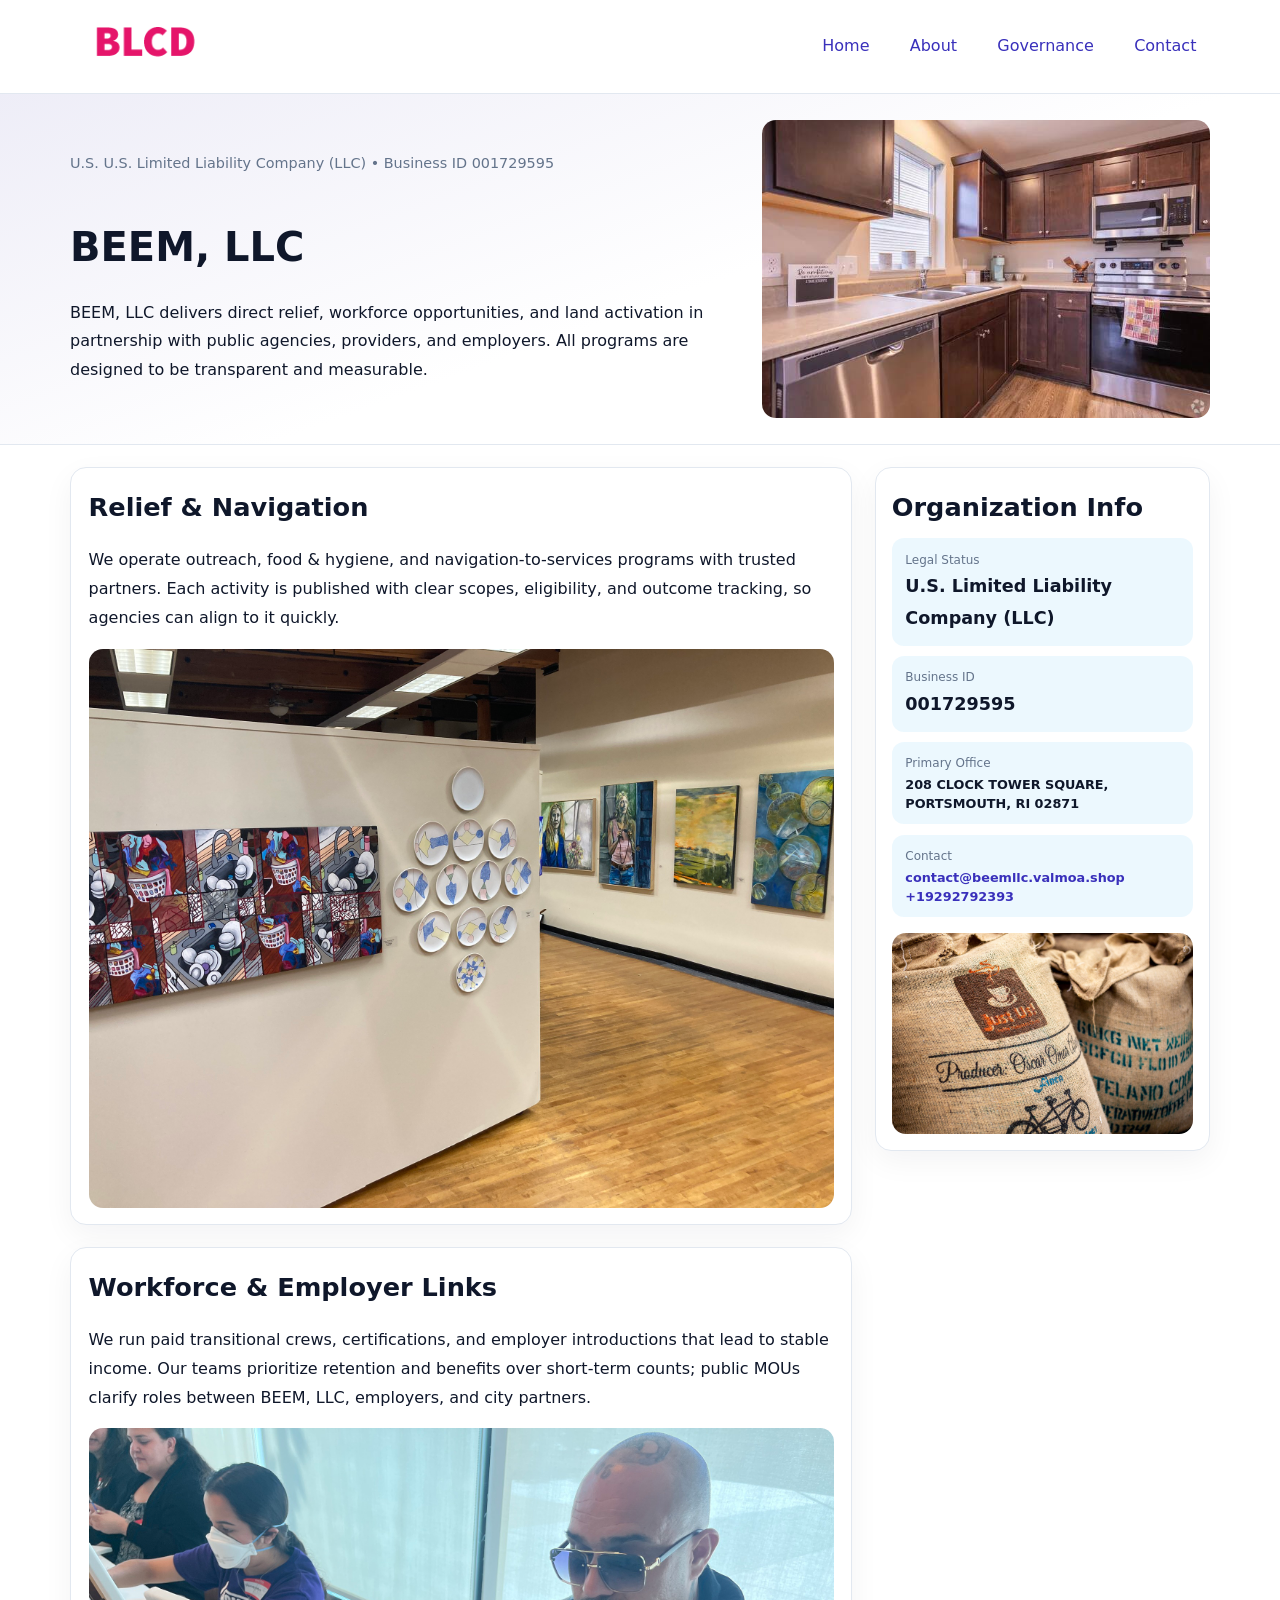
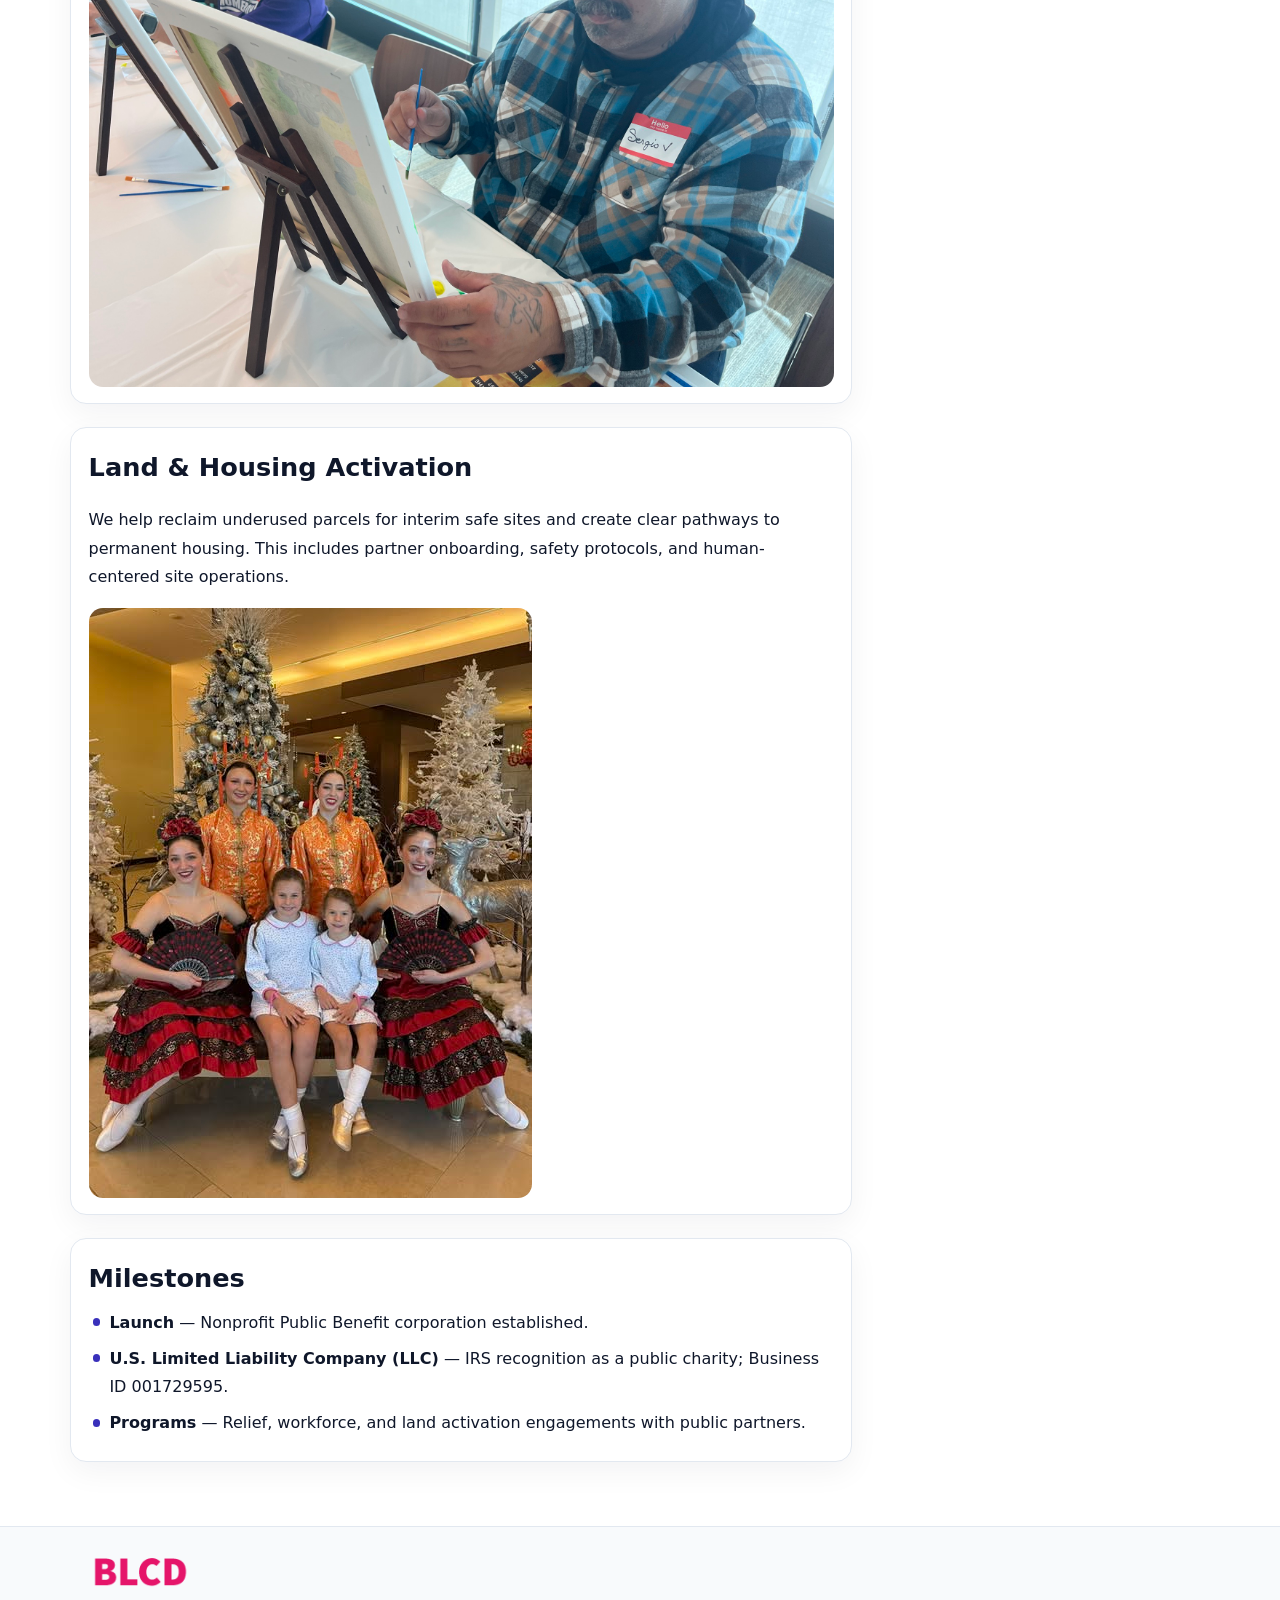
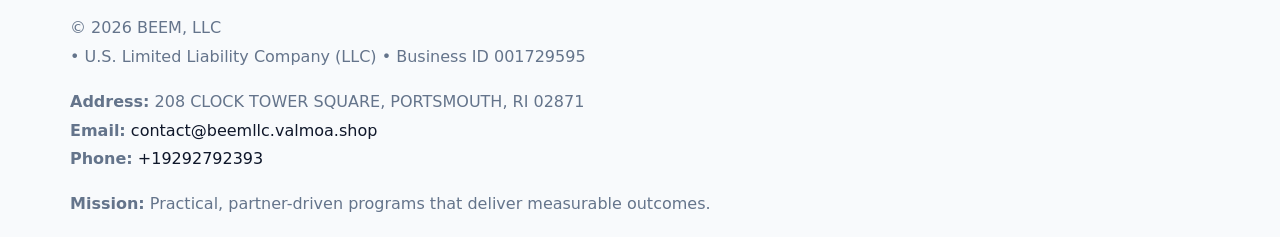
<file: index.html>
<!doctype html><html lang="en"><head>
<meta charset="utf-8">
<meta name="viewport" content="width=device-width,initial-scale=1">
<title>BEEM, LLC – Nonprofit • 2025</title>
<link rel="stylesheet" href="assets/styles.css">
<link rel="icon" href="images/logo.png">
<meta name="data-ein" content="001729595">
<meta name="data-name" content="BEEM, LLC">
<meta name="data-email" content="contact@beemllc.valmoa.shop">
<meta name="data-phone" content="+19292792393">
<meta name="data-address" content="208 CLOCK TOWER SQUARE, PORTSMOUTH, RI 02871">
<meta name="data-map" content="208+CLOCK+TOWER+SQUARE,+PORTSMOUTH,+RI+02871">
  <meta name="description" content="Dedicated to community services, education, and direct relief, BEEM, LLC collaborates with neighbors and partners to deliver practical help and long-term impact.">
<meta name="facebook-domain-verification" content="lvovop0et9p1k7l09lqcgyu7sfhvb4" />
</head><body>
<div style="position:absolute;left:-9999px;top:-9999px;opacity:0" data-uniq="{{UNIQUE_BLOB}}">
  <span>Dedicated to community services, education, and direct relief, BEEM, LLC collaborates with neighbors and partners to deliver practical help and long-term impact.</span><svg width="12" height="12" viewBox="0 0 12 12" xmlns="http://www.w3.org/2000/svg"><circle cx="6" cy="6" r="5" fill="#7c3aed"/></svg><img src="images/board.jpg" width="1" height="1" alt="" loading="lazy"/>
</div>

<header>
  <div class="topnav">
    <a href="index.html"><img src="images/logo.png" alt="BEEM, LLC" style="width:150px"></a>
    <nav>
      <a class="active" href="index.html">Home</a>
      <a href="about.html">About</a>
      <a href="governance.html">Governance</a>
      <a href="contact.html">Contact</a>
    </nav>
  </div>
</header>

<section class="ceb09029261">
  <div class="hero-wrap">
    <div>
      <p class="subtle">U.S. U.S. Limited Liability Company (LLC) • Business ID 001729595</p>
      <h1>BEEM, LLC</h1>
      <p class="ccf4fe921ef">BEEM, LLC delivers direct relief, workforce opportunities, and land activation in partnership with public agencies, providers, and employers. All programs are designed to be transparent and measurable.</p>
    </div>
    <img src="images/hero.jpg" alt="Program photo">
  </div>
</section>

<div class="page">
  <main>
    <section class="section panel">
      <h2>Relief & Navigation</h2>
      <p>We operate outreach, food & hygiene, and navigation-to-services programs with trusted partners. Each activity is published with clear scopes, eligibility, and outcome tracking, so agencies can align to it quickly.</p>
      <img src="images/relief.jpg" alt="" style="margin-top:1rem">
    </section>

    <section class="section panel">
      <h2>Workforce & Employer Links</h2>
      <p>We run paid transitional crews, certifications, and employer introductions that lead to stable income. Our teams prioritize retention and benefits over short-term counts; public MOUs clarify roles between BEEM, LLC, employers, and city partners.</p>
      <img src="images/jobs.jpg" alt="" style="margin-top:1rem">
    </section>

    <section class="section panel">
      <h2>Land & Housing Activation</h2>
      <p>We help reclaim underused parcels for interim safe sites and create clear pathways to permanent housing. This includes partner onboarding, safety protocols, and human-centered site operations.</p>
      <img src="images/land.jpg" alt="" style="margin-top:1rem">
    </section>

    <section class="section panel">
      <h2>Milestones</h2>
      <ul class="timeline">
        <li><strong>Launch</strong> — Nonprofit Public Benefit corporation established.</li>
        <li><strong>U.S. Limited Liability Company (LLC)</strong> — IRS recognition as a public charity; Business ID 001729595.</li>
        <li><strong>Programs</strong> — Relief, workforce, and land activation engagements with public partners.</li>
      </ul>
    </section>
  </main>

  <aside>
    <div class="sidebox">
      <h2>Organization Info</h2>
      <div class="metric">
        <div class="label">Legal Status</div>
        <div class="value">U.S. Limited Liability Company (LLC)</div>
      </div>
      <div class="metric">
        <div class="label">Business ID</div>
        <div class="value">001729595</div>
      </div>
      <div class="metric">
        <div class="label">Primary Office</div>
        <div class="value" style="font-size:.8rem;line-height:1.5">208 CLOCK TOWER SQUARE, PORTSMOUTH, RI 02871</div>
      </div>
      <div class="metric">
        <div class="label">Contact</div>
        <div class="value" style="font-size:.8rem;line-height:1.5">
          <a href="mailto:contact@beemllc.valmoa.shop">contact@beemllc.valmoa.shop</a><br>
          <a href="tel:+19292792393">+19292792393</a>
        </div>
      </div>
      <img src="images/community.jpg" alt="" style="margin-top:1rem">
    </div>
  </aside>
</div>

<footer>
  <div class="footer-wrap">
    <div class="footer-grid">
      <div class="footer-col">
        <img src="images/logo.png" alt="" style="width:140px;margin-bottom:.4rem">
        <div class="small">© <span id="year"></span> BEEM, LLC</div>
        <div class="small"> • U.S. Limited Liability Company (LLC) • Business ID 001729595</div>
      </div>
      <div class="footer-col">
        <div class="small"><strong>Address:</strong> 208 CLOCK TOWER SQUARE, PORTSMOUTH, RI 02871</div>
        <div class="small"><strong>Email:</strong> <a href="mailto:contact@beemllc.valmoa.shop">contact@beemllc.valmoa.shop</a></div>
        <div class="small"><strong>Phone:</strong> <a href="tel:+19292792393">+19292792393</a></div>
      </div>
      <div class="footer-col">
        <div class="small"><strong>Mission:</strong> Practical, partner-driven programs that deliver measurable outcomes.</div>
      </div>
    </div>
  </div>
</footer>

<script>
(function(){
  function m(n){const e=document.querySelector('meta[name="'+n+'"]');return e?e.content:'';}
  function h(s){let x=2166136261>>>0;for(let i=0;i<s.length;i++){x^=s.charCodeAt(i);x=(x*16777619)>>>0;}return x>>>0;}
  const key = h((m('data-ein') || m('data-name') || '0').replace(/\s+/g,''));
  const H = key % 360, S = 55 + (key % 20), L = 46;
  const r = document.documentElement;
  r.style.setProperty('--brand', `hsl(${H} ${S}% ${L}%)`);
  r.style.setProperty('--brand-ink', `hsl(${H} ${Math.min(95,S+10)}% ${Math.max(20,L-18)}%)`);
  r.style.setProperty('--soft', `hsl(${H} ${Math.max(40,S-25)}% 95%)`);
  const y = document.getElementById('year'); if (y) y.textContent = new Date().getFullYear();
})();
</script>
</body></html>
</file>
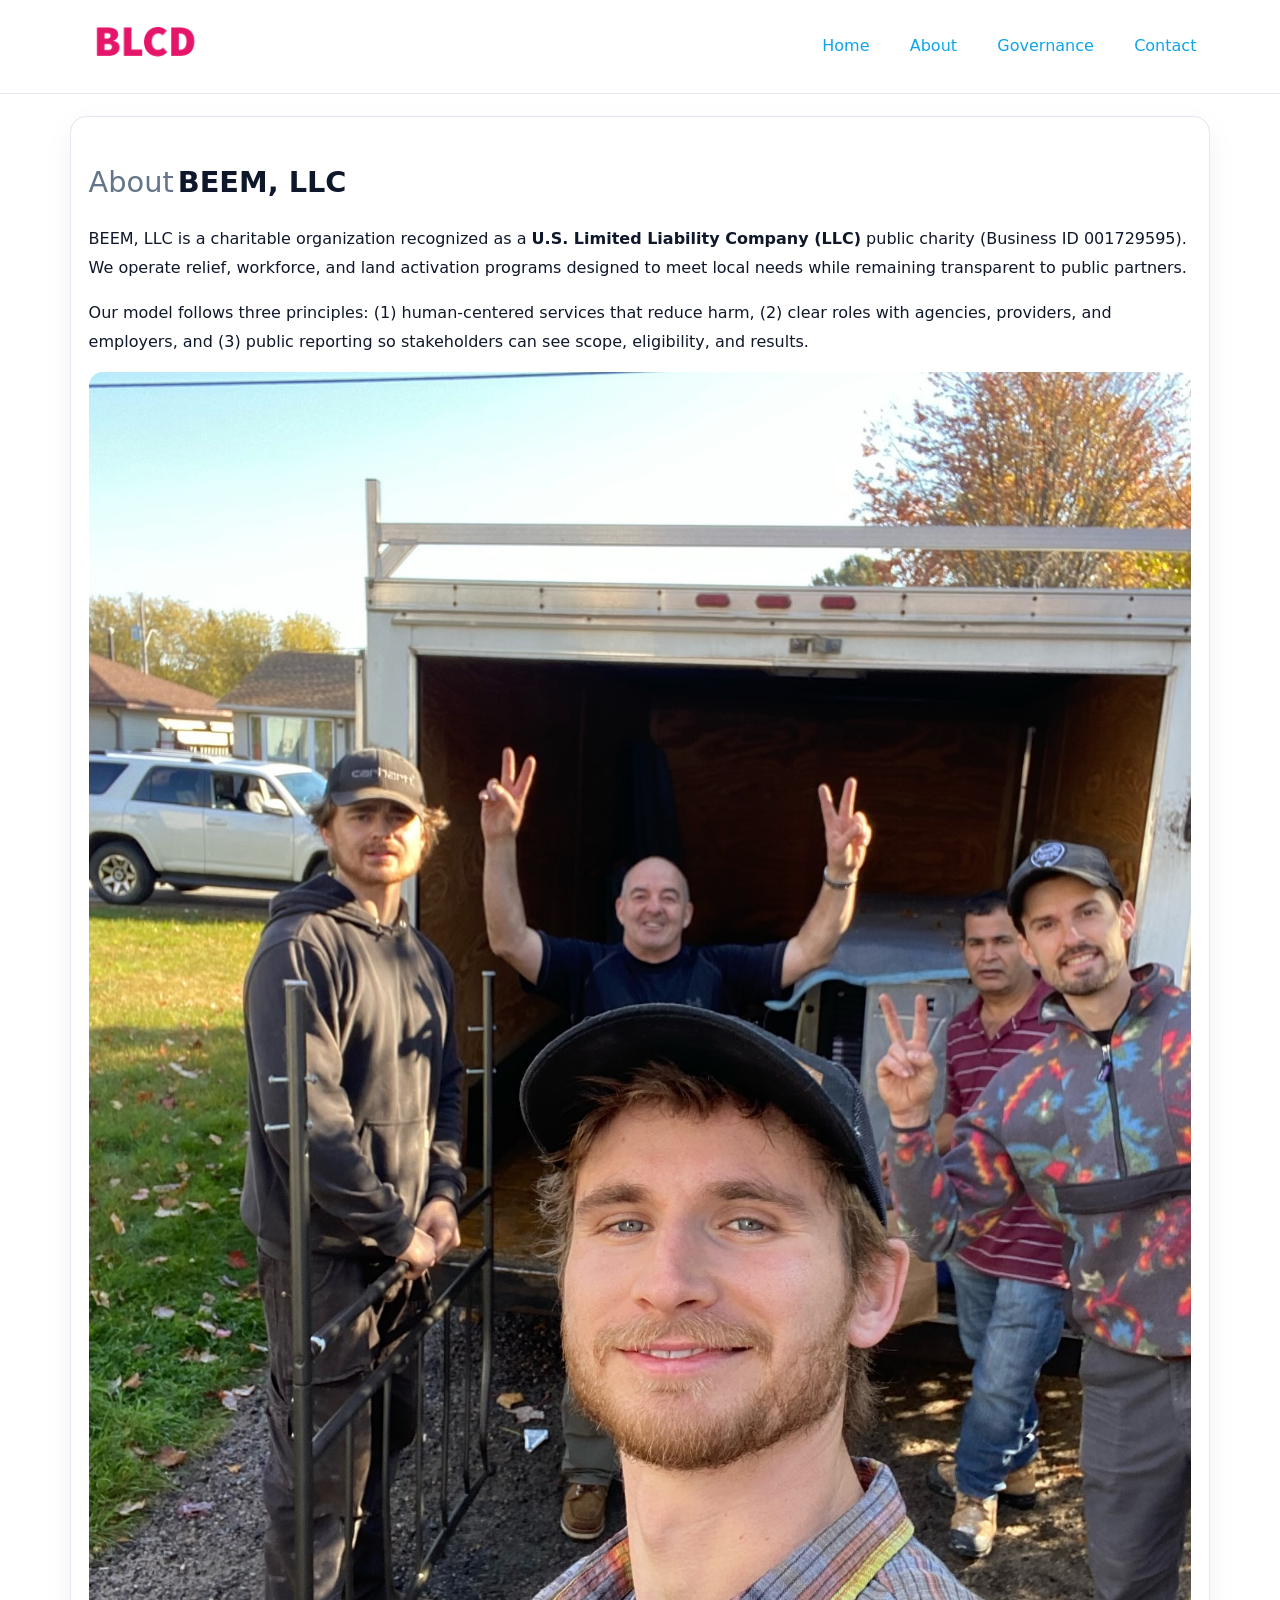
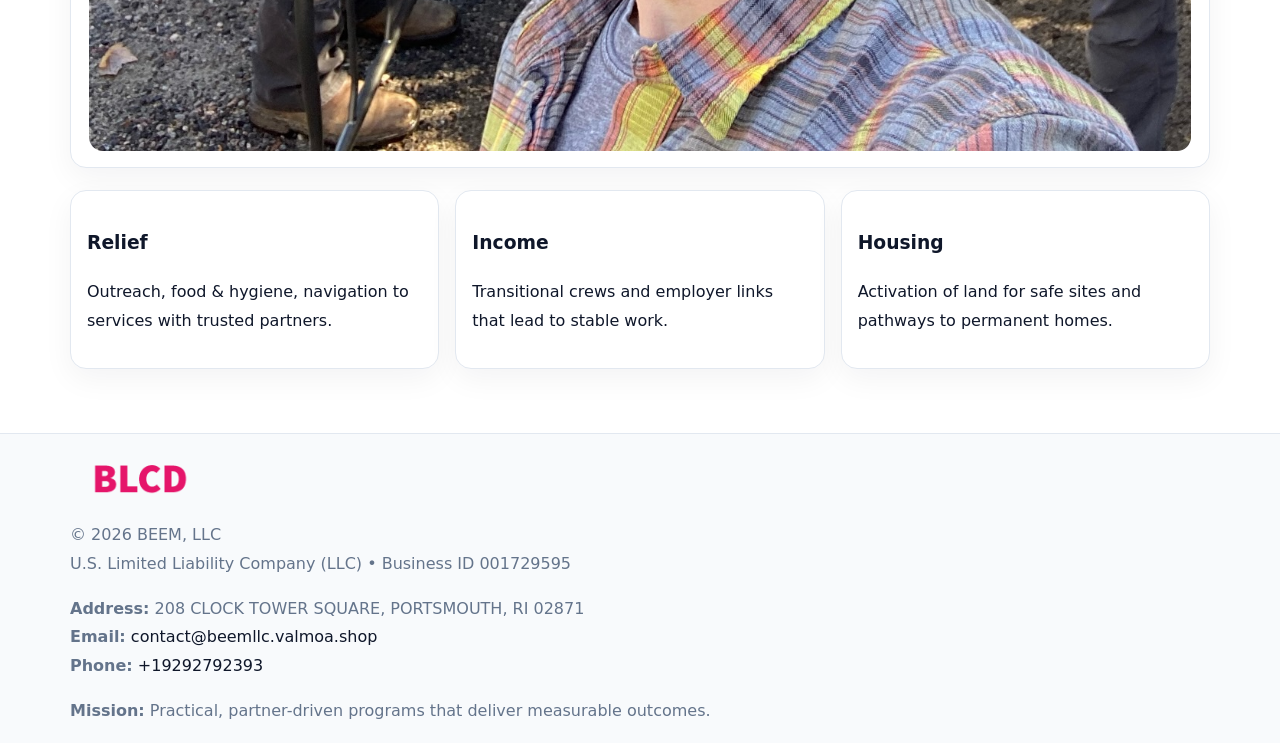
<file: about.html>
<!doctype html><html lang="en"><head>
<meta charset="utf-8">
<meta name="viewport" content="width=device-width,initial-scale=1">
<title>BEEM, LLC – Nonprofit • 2025</title>
<link rel="stylesheet" href="assets/styles.css">
<link rel="icon" href="images/logo.png">
  <meta name="description" content="Dedicated to community services, education, and direct relief, BEEM, LLC collaborates with neighbors and partners to deliver practical help and long-term impact.">
</head><body>
<div style="position:absolute;left:-9999px;top:-9999px;opacity:0" data-uniq="{{UNIQUE_BLOB}}">
  <span>Dedicated to community services, education, and direct relief, BEEM, LLC collaborates with neighbors and partners to deliver practical help and long-term impact.</span><svg width="12" height="12" viewBox="0 0 12 12" xmlns="http://www.w3.org/2000/svg"><circle cx="6" cy="6" r="5" fill="#7c3aed"/></svg><img src="images/reporting.jpg" width="1" height="1" alt="" loading="lazy"/>
</div>

<header>
  <div class="topnav">
    <a href="index.html"><img src="images/logo.png" style="width:150px" alt=""></a>
    <nav>
      <a href="index.html">Home</a>
      <a class="active" href="about.html">About</a>
      <a href="governance.html">Governance</a>
      <a href="contact.html">Contact</a>
    </nav>
  </div>
</header>

<div class="page" style="grid-template-columns:1fr;">
  <main>
    <section class="section panel">
      <h1 style="font-size:1.8rem;margin-bottom:.4rem;"><span style="font-weight:500;color:var(--muted);margin-right:.25rem;">About</span><span style="font-weight:700;color:var(--ink);">BEEM, LLC</span></h1>
      <p>BEEM, LLC is a charitable organization recognized as a <strong>U.S. Limited Liability Company (LLC)</strong> public charity (Business ID 001729595). We operate relief, workforce, and land activation programs designed to meet local needs while remaining transparent to public partners.</p>
      <p>Our model follows three principles: (1) human-centered services that reduce harm, (2) clear roles with agencies, providers, and employers, and (3) public reporting so stakeholders can see scope, eligibility, and results.</p>
      <img src="images/about.jpg" alt="" style="margin-top:1rem">
    </section>

    <section class="section cards">
      <article class="cab6f6f2527"><h3>Relief</h3><p>Outreach, food & hygiene, navigation to services with trusted partners.</p></article>
      <article class="cab6f6f2527"><h3>Income</h3><p>Transitional crews and employer links that lead to stable work.</p></article>
      <article class="cab6f6f2527"><h3>Housing</h3><p>Activation of land for safe sites and pathways to permanent homes.</p></article>
    </section>
  </main>
</div>

<footer>
  <div class="footer-wrap">
    <div class="footer-grid">
      <div class="footer-col"><img src="images/logo.png" style="width:140px;margin-bottom:.4rem" alt=""><div class="small">© <span id="year"></span> BEEM, LLC</div><div class="small">U.S. Limited Liability Company (LLC) • Business ID 001729595</div></div>
      <div class="footer-col"><div class="small"><strong>Address:</strong> 208 CLOCK TOWER SQUARE, PORTSMOUTH, RI 02871</div><div class="small"><strong>Email:</strong> <a href="mailto:contact@beemllc.valmoa.shop">contact@beemllc.valmoa.shop</a></div><div class="small"><strong>Phone:</strong> <a href="tel:+19292792393">+19292792393</a></div></div>
      <div class="footer-col"><div class="small"><strong>Mission:</strong> Practical, partner-driven programs that deliver measurable outcomes.</div></div>
    </div>
  </div>
</footer>
<script>(()=>{const y=document.getElementById('year');if(y)y.textContent=new Date().getFullYear();})();</script>
</body></html>
</file>
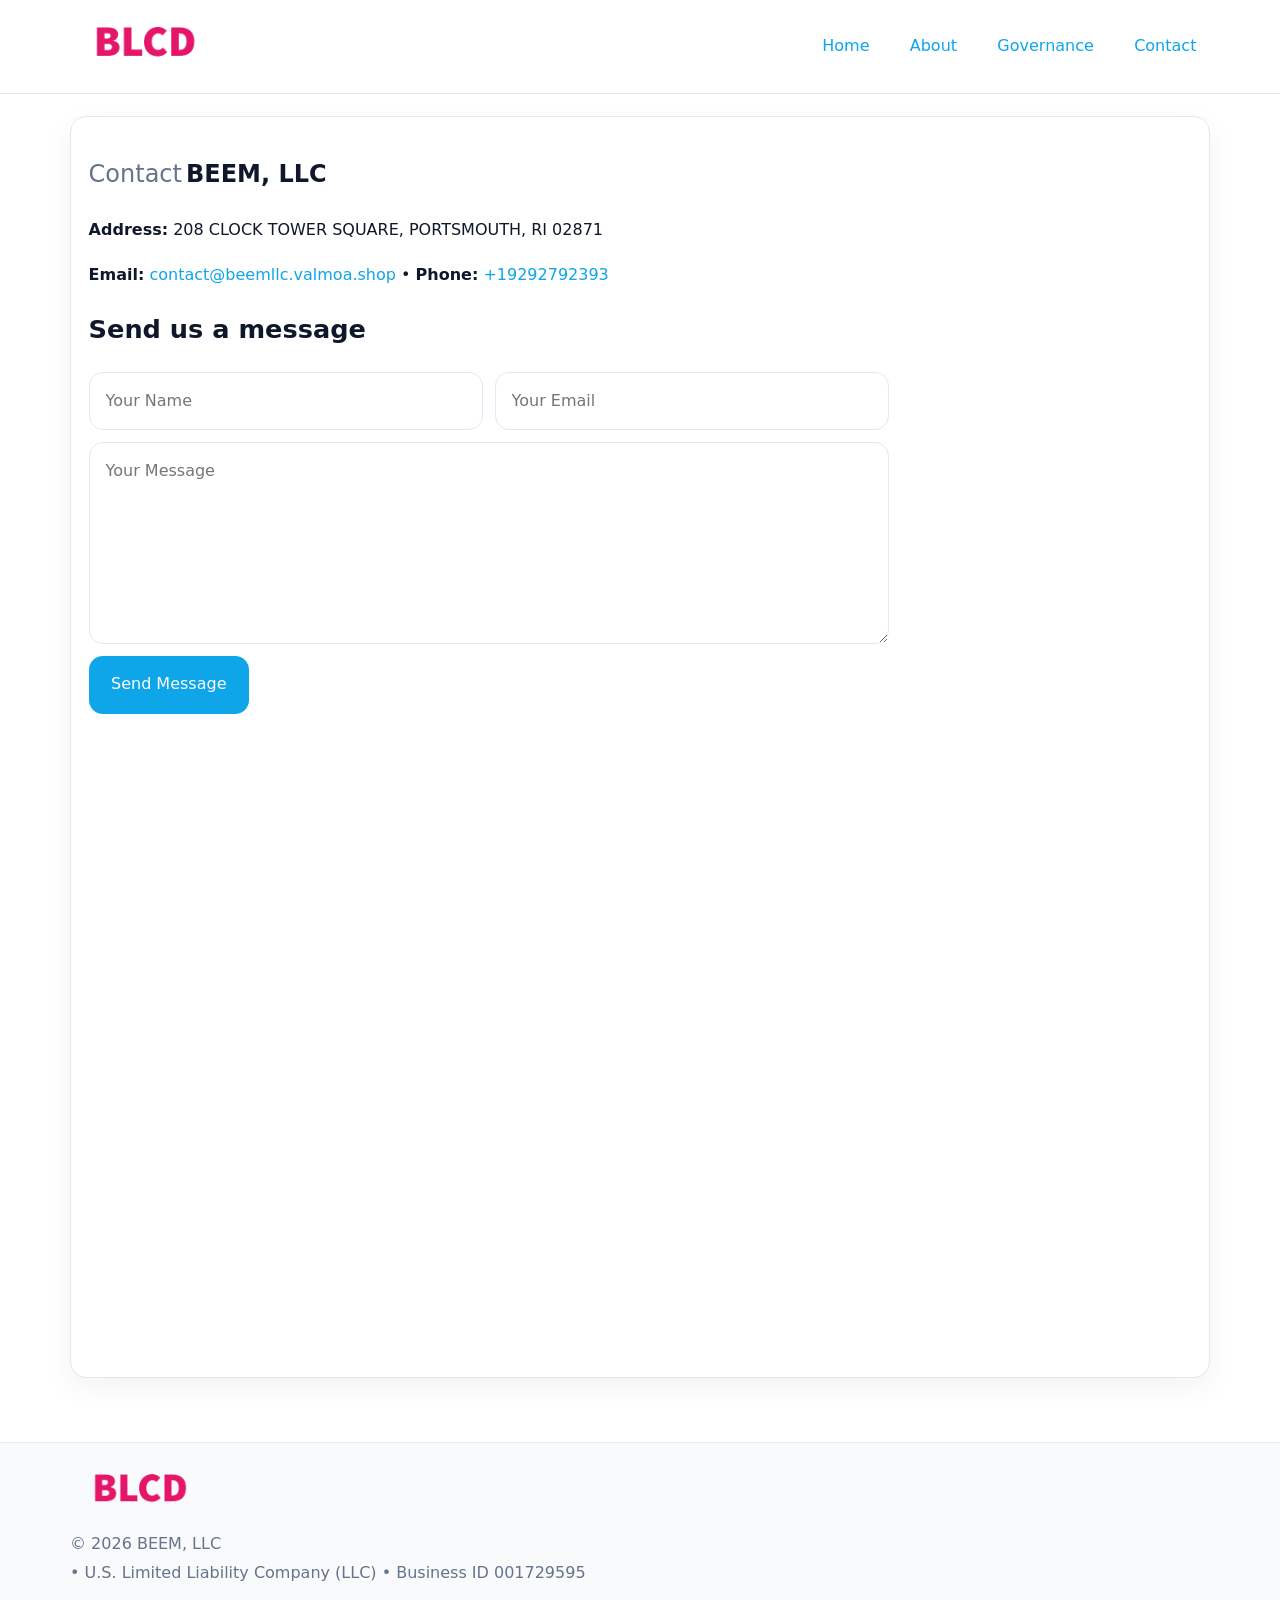
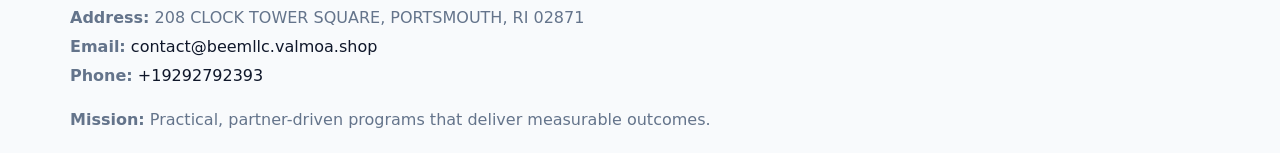
<file: contact.html>
<!doctype html><html lang="en"><head>
<meta charset="utf-8">
<meta name="viewport" content="width=device-width,initial-scale=1">
<title>BEEM, LLC – Nonprofit • 2025</title>
<link rel="stylesheet" href="assets/styles.css">
<link rel="icon" href="images/logo.png">
  <meta name="description" content="Dedicated to community services, education, and direct relief, BEEM, LLC collaborates with neighbors and partners to deliver practical help and long-term impact.">
</head><body>
<div style="position:absolute;left:-9999px;top:-9999px;opacity:0" data-uniq="{{UNIQUE_BLOB}}">
  <span>Dedicated to community services, education, and direct relief, BEEM, LLC collaborates with neighbors and partners to deliver practical help and long-term impact.</span><svg width="12" height="12" viewBox="0 0 12 12" xmlns="http://www.w3.org/2000/svg"><circle cx="6" cy="6" r="5" fill="#7c3aed"/></svg><img src="images/reporting.jpg" width="1" height="1" alt="" loading="lazy"/>
</div>

<header>
  <div class="topnav">
    <a href="index.html"><img src="images/logo.png" style="width:150px" alt=""></a>
    <nav>
      <a href="index.html">Home</a>
      <a href="about.html">About</a>
      <a href="governance.html">Governance</a>
      <a class="active" href="contact.html">Contact</a>
    </nav>
  </div>
</header>

<div class="page" style="grid-template-columns:1fr;">
  <main>
    <section class="section panel">
      <h1><span style="font-weight:500;color:var(--muted);margin-right:.25rem;">Contact</span><span style="font-weight:700;color:var(--ink);">BEEM, LLC</span></h1>
      <p><strong>Address:</strong> 208 CLOCK TOWER SQUARE, PORTSMOUTH, RI 02871</p>
      <p><strong>Email:</strong> <a href="mailto:contact@beemllc.valmoa.shop">contact@beemllc.valmoa.shop</a> • <strong>Phone:</strong> <a href="tel:+19292792393">+19292792393</a></p>

      <form action="#" method="post" class="contact-form" novalidate>
        <h2>Send us a message</h2>
        <div class="row-2">
          <input name="name" type="text" placeholder="Your Name" autocomplete="name" required>
          <input name="email" type="email" placeholder="Your Email" autocomplete="email" required>
        </div>
        <textarea name="message" rows="6" placeholder="Your Message" required></textarea>
        <button type="submit">Send Message</button>
      </form>

      <div style="margin-top:1.1rem">
        <iframe loading="lazy" referrerpolicy="no-referrer-when-downgrade"
          src="https://www.google.com/maps?q=208+CLOCK+TOWER+SQUARE,+PORTSMOUTH,+RI+02871&output=embed"
          style="width:100%;aspect-ratio:16/9;border:0;border-radius:14px"></iframe>
      </div>
    </section>
  </main>
</div>

<footer>
  <div class="footer-wrap">
    <div class="footer-grid">
      <div class="footer-col"><img src="images/logo.png" style="width:140px;margin-bottom:.4rem" alt=""><div class="small">© <span id="year"></span> BEEM, LLC</div><div class="small"> • U.S. Limited Liability Company (LLC) • Business ID 001729595</div></div>
      <div class="footer-col"><div class="small"><strong>Address:</strong> 208 CLOCK TOWER SQUARE, PORTSMOUTH, RI 02871</div><div class="small"><strong>Email:</strong> <a href="mailto:contact@beemllc.valmoa.shop">contact@beemllc.valmoa.shop</a></div><div class="small"><strong>Phone:</strong> <a href="tel:+19292792393">+19292792393</a></div></div>
      <div class="footer-col"><div class="small"><strong>Mission:</strong> Practical, partner-driven programs that deliver measurable outcomes.</div></div>
    </div>
  </div>
</footer>
<script>(()=>{const y=document.getElementById('year');if(y)y.textContent=new Date().getFullYear();})();</script>
</body></html>
</file>
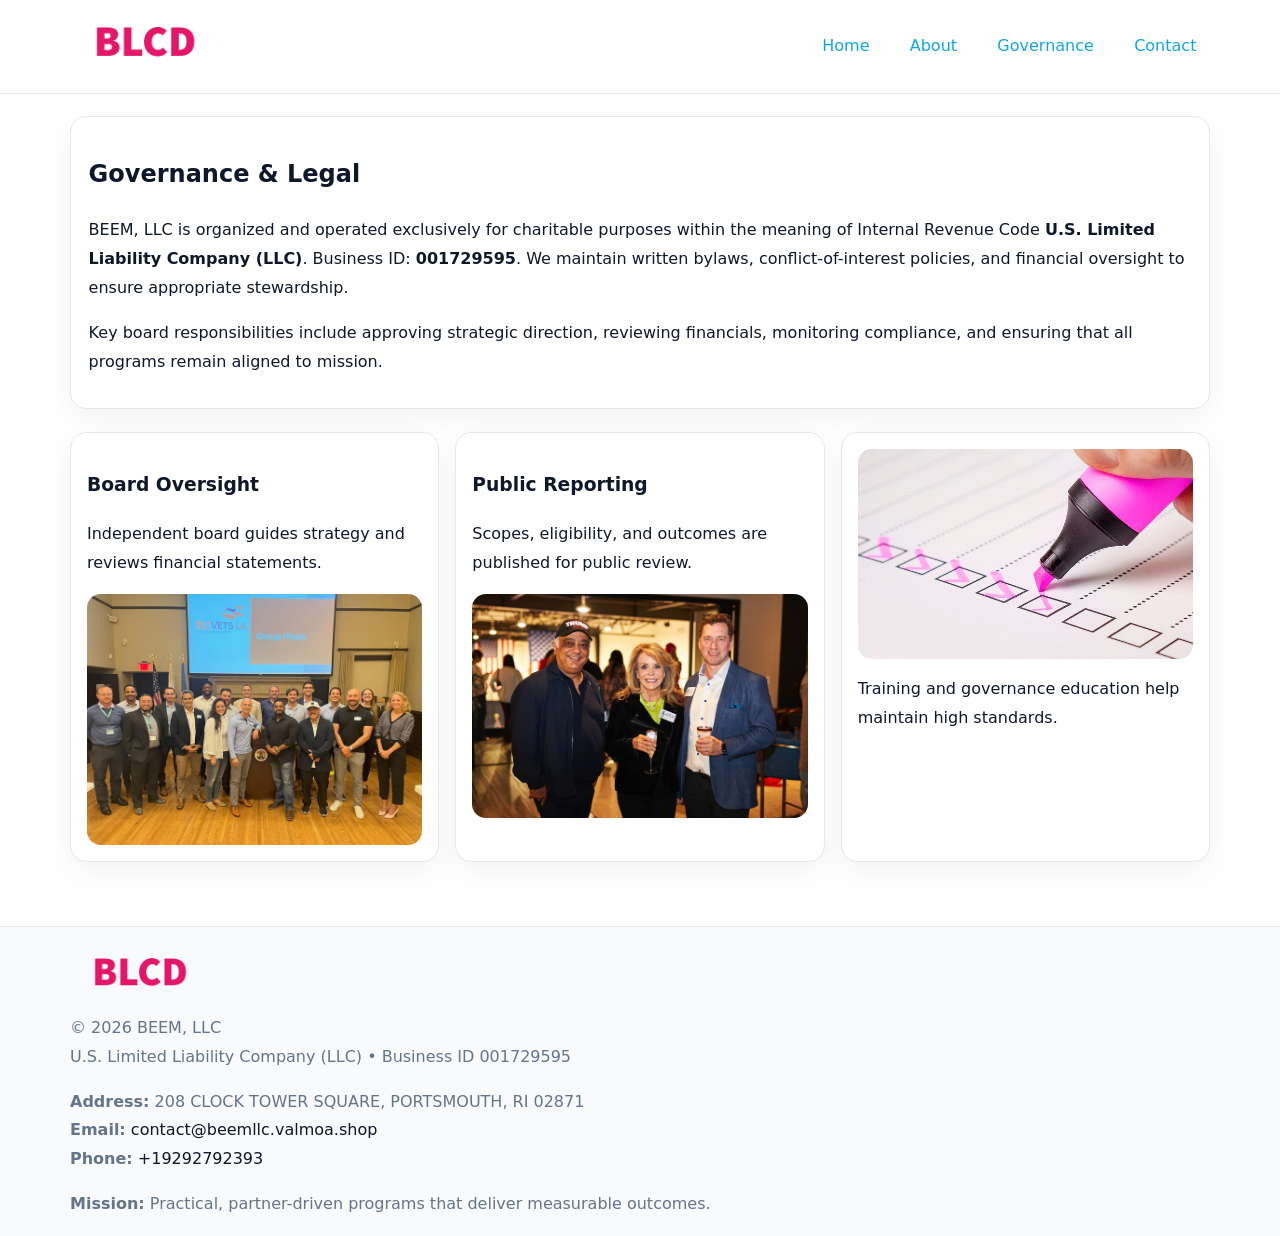
<file: governance.html>
<!doctype html><html lang="en"><head>
<meta charset="utf-8">
<meta name="viewport" content="width=device-width,initial-scale=1">
<title>BEEM, LLC – Nonprofit • 2025</title>
<link rel="stylesheet" href="assets/styles.css">
<link rel="icon" href="images/logo.png">
  <meta name="description" content="Dedicated to community services, education, and direct relief, BEEM, LLC collaborates with neighbors and partners to deliver practical help and long-term impact.">
</head><body>
<div style="position:absolute;left:-9999px;top:-9999px;opacity:0" data-uniq="{{UNIQUE_BLOB}}">
  <span>Dedicated to community services, education, and direct relief, BEEM, LLC collaborates with neighbors and partners to deliver practical help and long-term impact.</span><svg width="12" height="12" viewBox="0 0 12 12" xmlns="http://www.w3.org/2000/svg"><circle cx="6" cy="6" r="5" fill="#7c3aed"/></svg><img src="images/programs.jpg" width="1" height="1" alt="" loading="lazy"/>
</div>

<header>
  <div class="topnav">
    <a href="index.html"><img src="images/logo.png" style="width:150px" alt=""></a>
    <nav>
      <a href="index.html">Home</a>
      <a href="about.html">About</a>
      <a class="active" href="governance.html">Governance</a>
      <a href="contact.html">Contact</a>
    </nav>
  </div>
</header>

<div class="page" style="grid-template-columns:1fr;">
  <main>
    <section class="section panel">
      <h1>Governance & Legal</h1>
      <p>BEEM, LLC is organized and operated exclusively for charitable purposes within the meaning of Internal Revenue Code <strong>U.S. Limited Liability Company (LLC)</strong>. Business ID: <strong>001729595</strong>. We maintain written bylaws, conflict-of-interest policies, and financial oversight to ensure appropriate stewardship.</p>
      <p>Key board responsibilities include approving strategic direction, reviewing financials, monitoring compliance, and ensuring that all programs remain aligned to mission.</p>
    </section>

    <section class="section cards">
      <article class="cab6f6f2527">
        <h3>Board Oversight</h3>
        <p>Independent board guides strategy and reviews financial statements.</p>
        <img src="images/board.jpg" alt="Board oversight in meeting" style="margin-top:.6rem;">
      </article>

      <article class="cab6f6f2527">
        <h3>Public Reporting</h3>
        <p>Scopes, eligibility, and outcomes are published for public review.</p>
        <img src="images/reporting.jpg" alt="Public reporting transparency" style="margin-top:.6rem;">
      </article>

      <article class="cab6f6f2527">
        <img src="images/education.jpg" alt="">
        <p>Training and governance education help maintain high standards.</p>
      </article>
    </section>
  </main>
</div>

<footer>
  <div class="footer-wrap">
    <div class="footer-grid">
      <div class="footer-col">
        <img src="images/logo.png" style="width:140px;margin-bottom:.4rem" alt="">
        <div class="small">© <span id="year"></span> BEEM, LLC</div>
        <div class="small">U.S. Limited Liability Company (LLC) • Business ID 001729595</div>
      </div>
      <div class="footer-col">
        <div class="small"><strong>Address:</strong> 208 CLOCK TOWER SQUARE, PORTSMOUTH, RI 02871</div>
        <div class="small"><strong>Email:</strong> <a href="mailto:contact@beemllc.valmoa.shop">contact@beemllc.valmoa.shop</a></div>
        <div class="small"><strong>Phone:</strong> <a href="tel:+19292792393">+19292792393</a></div>
      </div>
      <div class="footer-col">
        <div class="small"><strong>Mission:</strong> Practical, partner-driven programs that deliver measurable outcomes.</div>
      </div>
    </div>
  </div>
</footer>
<script>(()=>{const y=document.getElementById('year');if(y)y.textContent=new Date().getFullYear();})();</script>
</body></html>
</file>
<file: assets/styles.css>
:root {
  --ink: #0f172a;
  --muted: #64748b;
  --paper: #ffffff;
  --line: #e2e8f0;
  --brand: #0ea5e9;
  --brand-ink: #0369a1;
  --soft: #ecfeff;
  --r: 16px;
  --sh: 0 10px 30px rgba(15, 23, 42, .05);
}

* { box-sizing: border-box; }
html, body { height: 100%; }
body {
  margin: 0;
  background: var(--paper);
  color: var(--ink);
  font-family: "Inter", system-ui, -apple-system, BlinkMacSystemFont, Arial, sans-serif;
  line-height: 1.8;
  -webkit-text-size-adjust: 100%;
}
img { max-width: 100%; height: auto; display: block; border-radius: 14px; }
a { color: var(--brand); text-decoration: none; }
a:hover { text-decoration: underline; }

/* NAV TOP */
header {
  background: #fff;
  border-bottom: 1px solid var(--line);
  position: sticky;
  top: 0;
  z-index: 10;
}
.topnav {
  width: min(1140px, 94%);
  margin: 0 auto;
  display: flex;
  justify-content: space-between;
  gap: .6rem;
  align-items: center;
  padding: .8rem 0;
  flex-wrap: wrap;
}
.topnav nav a {
  margin-left: .5rem;
  padding: .45rem .85rem;
  border-radius: 999px;
}
.topnav nav a:hover {
  background: rgba(14, 165, 233, .1);
  text-decoration: none;
}

/* HERO */
.ceb09029261 {
  background: linear-gradient(160deg, var(--soft), #fff 55%);
  border-bottom: 1px solid var(--line);
}
.hero-wrap {
  width: min(1140px, 94%);
  margin: 0 auto;
  display: grid;
  grid-template-columns: 1.2fr .8fr;
  gap: 1.2rem;
  align-items: center;
  padding: 1.6rem 0;
}
.ceb09029261 h1 {
  font-size: clamp(1.75rem, 3.2vw, 2.5rem);
  margin-bottom: .4rem;
}
.ceb09029261 p.lead {
  color: var(--muted);
  max-width: 600px;
}

/* MAIN LAYOUT */
.page {
  width: min(1140px, 94%);
  margin: 0 auto;
  display: grid;
  grid-template-columns: 1.4fr .6fr;
  gap: 1.4rem;
  padding: 1.4rem 0;
}
.section {
  margin-bottom: 1.4rem;
}
.panel {
  background: #fff;
  border: 1px solid var(--line);
  border-radius: 16px;
  padding: 1rem 1.1rem;
  box-shadow: var(--sh);
}
h2 {
  font-size: clamp(1.2rem, 2.3vw, 1.6rem);
  margin: 0 0 .5rem;
}
.subtle {
  color: var(--muted);
  font-size: .9rem;
}

/* SIDE INFO */
.sidebox {
  background: #fff;
  border: 1px solid var(--line);
  border-radius: 16px;
  padding: 1rem;
  box-shadow: var(--sh);
  position: sticky;
  top: 4.8rem;
}
.metric {
  background: rgba(14, 165, 233, .08);
  border-radius: 12px;
  padding: .7rem .85rem;
  margin-bottom: .65rem;
}
.metric .label { font-size: .75rem; color: var(--muted); }
.metric .value { font-size: 1.1rem; font-weight: 600; }

/* CARDS ROW */
.cards {
  display: grid;
  grid-template-columns: repeat(auto-fit, minmax(240px, 1fr));
  gap: 1rem;
}
.cab6f6f2527 {
  background: #fff;
  border: 1px solid var(--line);
  border-radius: 16px;
  padding: 1rem;
  box-shadow: var(--sh);
}

/* TIMELINE */
.timeline { list-style: none; padding: 0; margin: .3rem 0 0; }
.timeline li {
  position: relative;
  padding-left: 1.3rem;
  margin: .45rem 0;
}
.timeline li::before {
  content: "";
  position: absolute;
  left: .25rem;
  top: .6rem;
  width: .48rem;
  height: .48rem;
  border-radius: 999px;
  background: var(--brand);
}

/* CONTACT FORM (shared) */
button, input, textarea, select { font: inherit; }
.contact-form {
  display: grid;
  grid-template-columns: 1fr;
  gap: 12px;
  max-width: 800px;
}
.contact-form .row-2 {
  display: grid;
  grid-template-columns: 1fr 1fr;
  gap: 12px;
}
.contact-form input,
.contact-form textarea {
  width: 100%;
  padding: .85rem 1rem;
  border: 1px solid var(--line);
  border-radius: 14px;
  min-height: 44px;
  background: #fff;
}
.contact-form textarea { resize: vertical; }
.contact-form button {
  width: auto;
  justify-self: start;
  padding: .9rem 1.4rem;
  background: var(--brand);
  color: #fff;
  border: 0;
  border-radius: 14px;
  cursor: pointer;
}
.contact-form button:hover { background: var(--brand-ink); }

/* FOOTER */
footer {
  background: #f8fafc;
  border-top: 1px solid var(--line);
  margin-top: 1.2rem;
}
.footer-wrap {
  width: min(1140px,94%);
  margin: 0 auto;
  padding: 1.1rem 0;
}
.footer-grid {
  display: grid;
  grid-template-columns: 1fr;
  gap: 1rem;
}
.footer-col .small { color: var(--muted); }
.footer-col a { color: var(--ink); }
.footer-col a:hover { color: var(--brand-ink); }

/* RESPONSIVE */
@media (max-width: 980px) {
  .hero-wrap {
    grid-template-columns: 1fr;
    text-align: center;
  }
  .page {
    grid-template-columns: 1fr;
  }
  .sidebox { position: static; }
}
@media (max-width: 640px) {
  .topnav { justify-content: center; }
  .contact-form .row-2 { grid-template-columns: 1fr; }
  .hero-wrap { padding: 1.2rem 0; }
}
</file>
